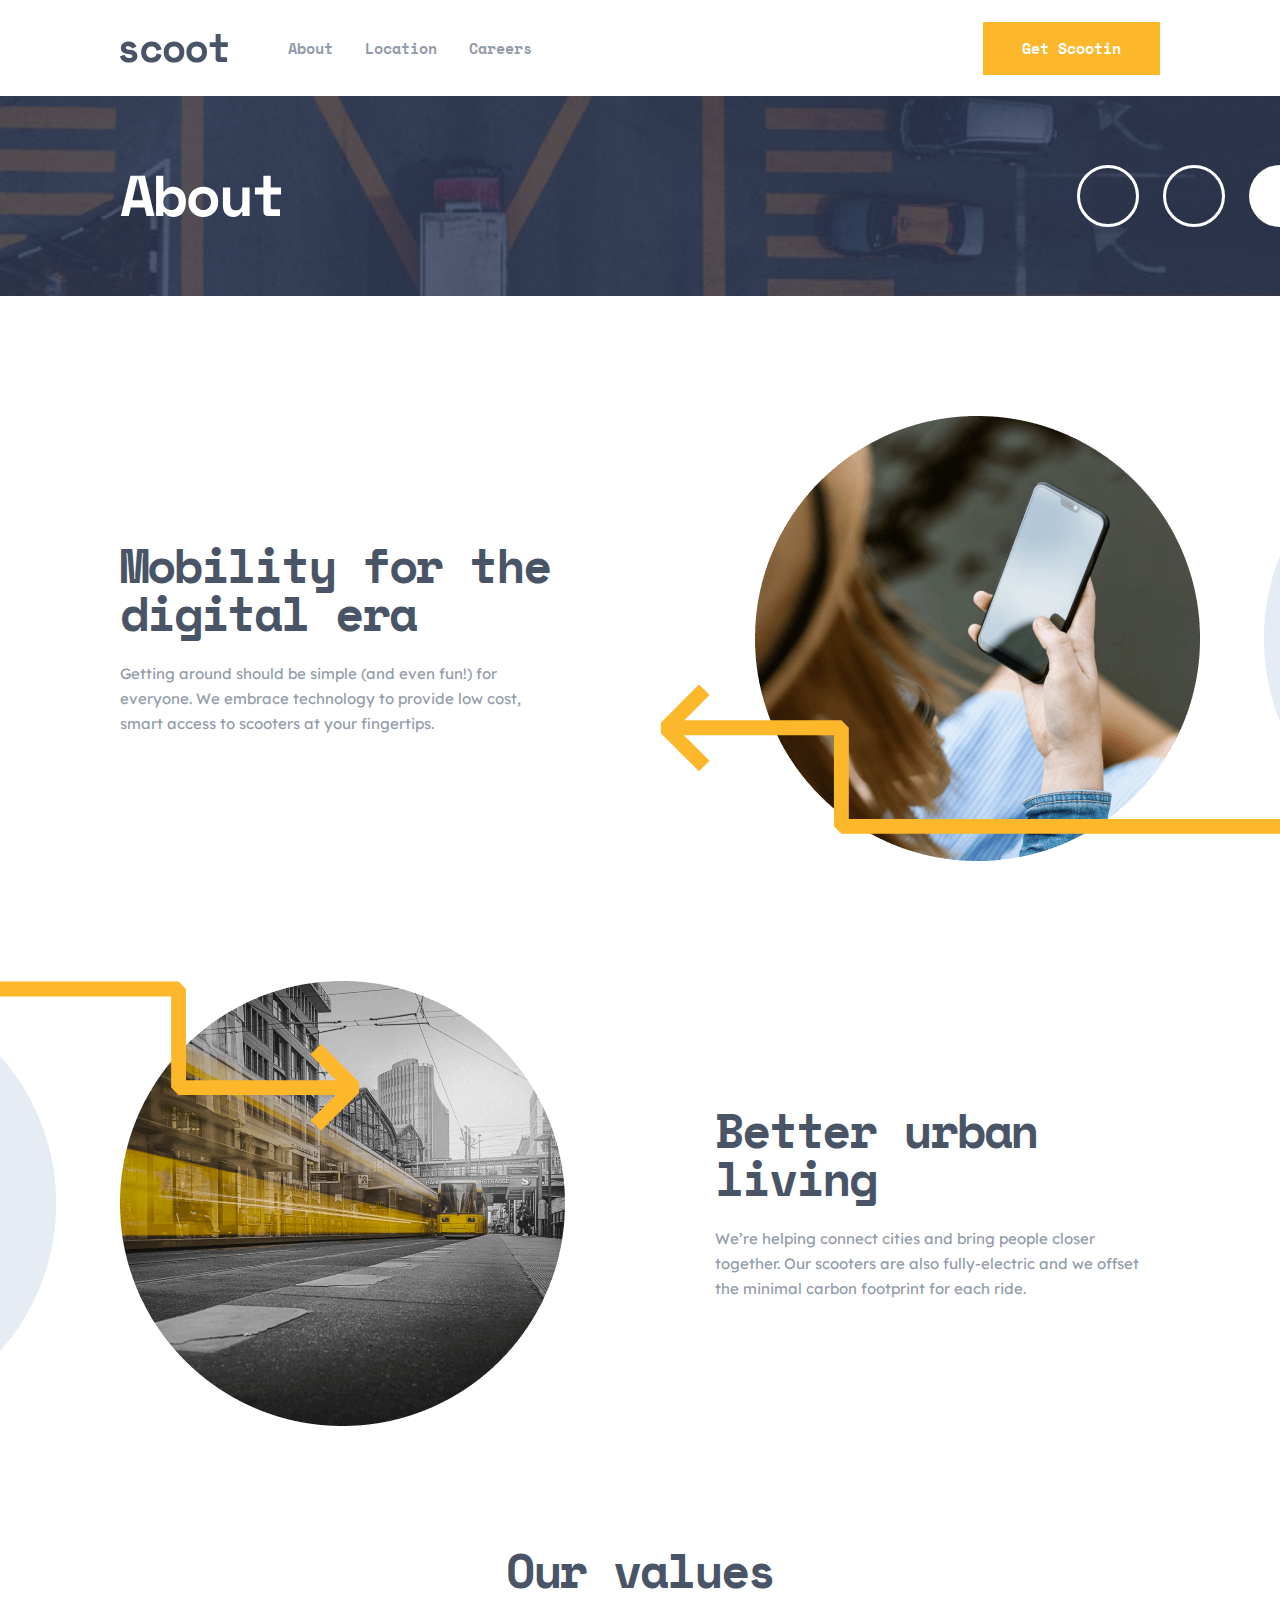
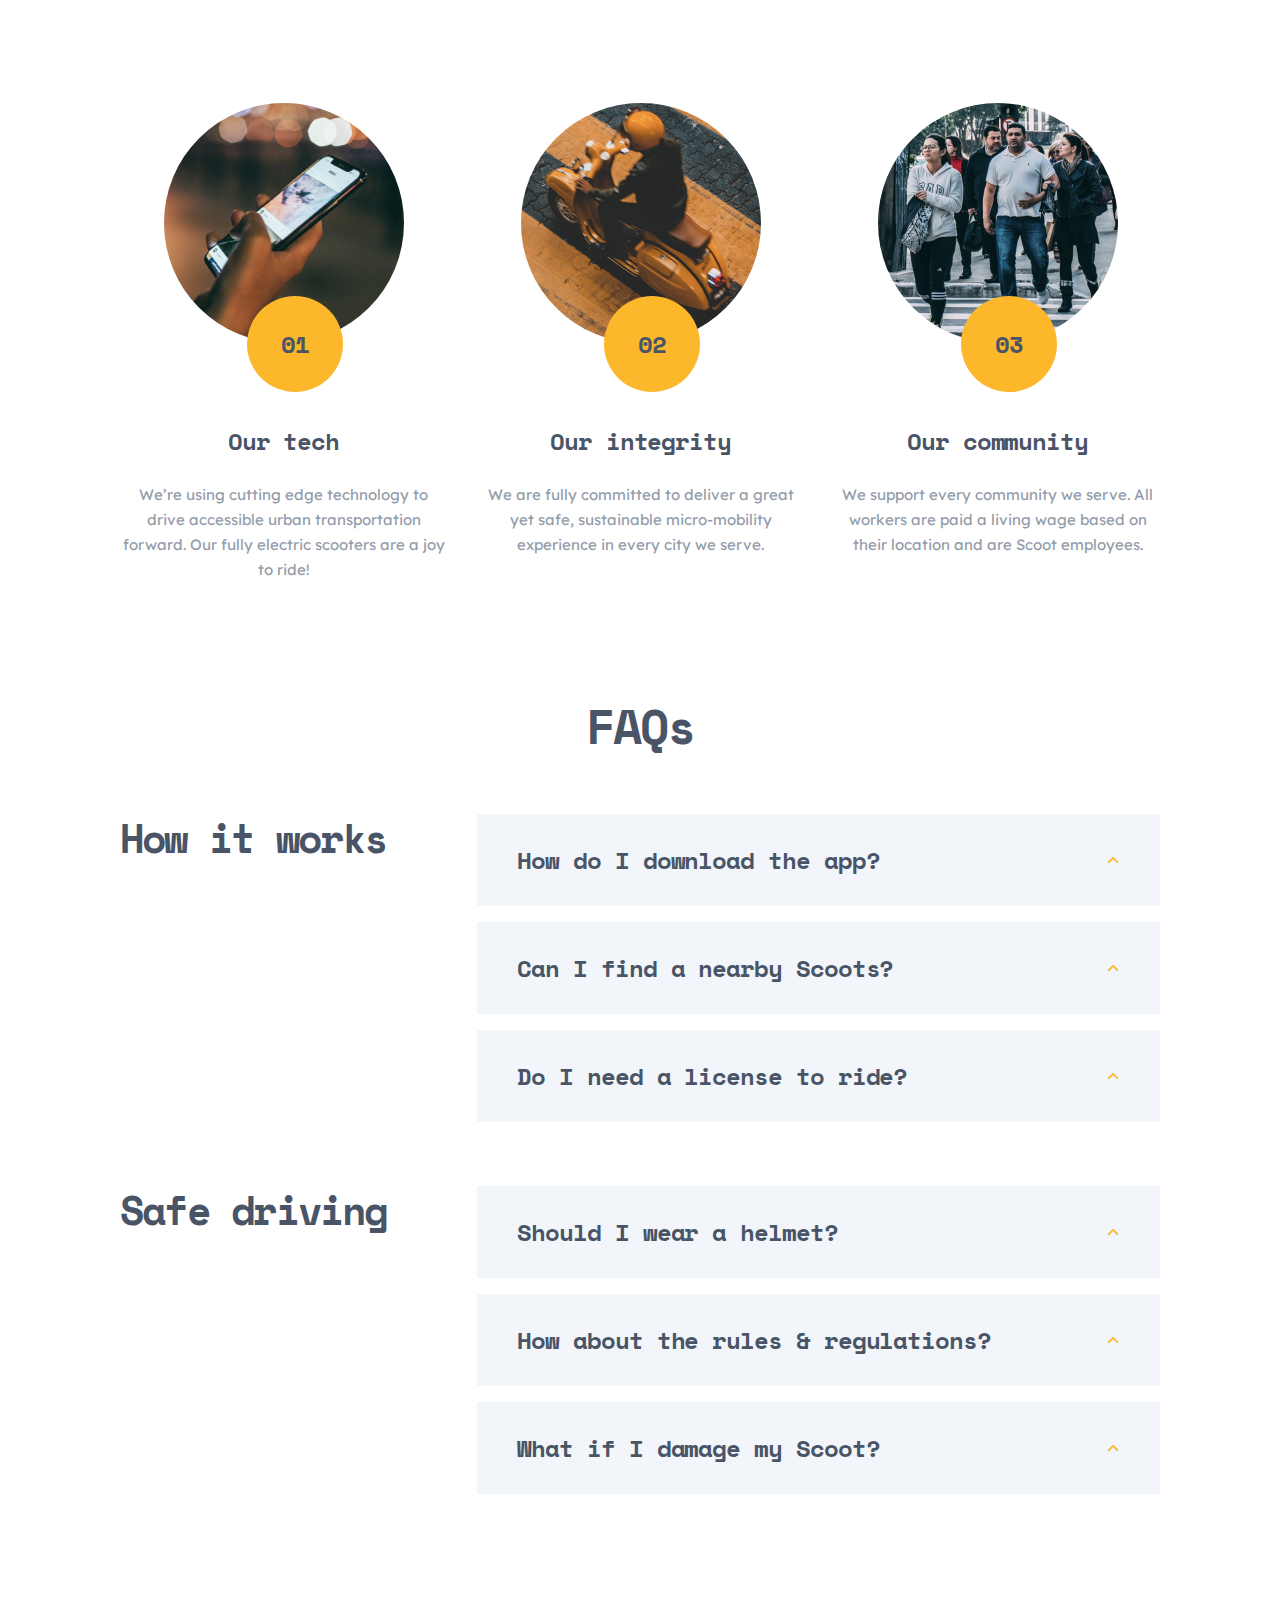
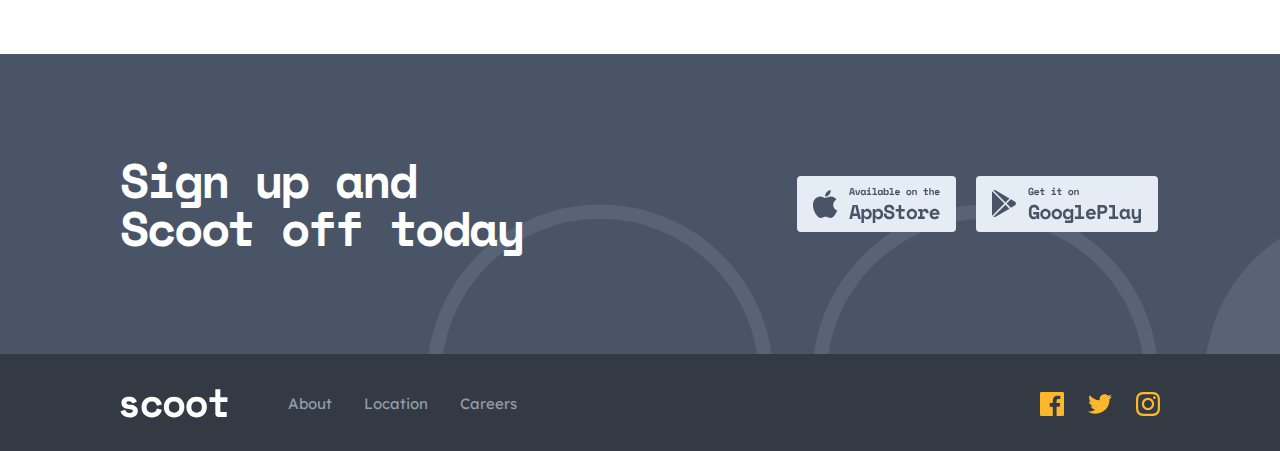
<file: about.html>
<!DOCTYPE html>
<html lang="en">
<head>
    <meta charset="UTF-8">
    <meta http-equiv="X-UA-Compatible" content="IE=edge">
    <meta name="viewport" content="width=device-width, initial-scale=1.0">
    <title>About</title>
    <!-- CSS LINKS  -->
    <link rel="stylesheet" href="css/normalize.min.css">
    <link rel="stylesheet" href="css/main-styles.css">
</head>
<body>

    <header class="site-header">
        <div class="site-header__container container">
            <a class="site-header__logo-link" href="index.html">
                <img class="site-header__logo-img" src="images/site-footer-bg-circles/scoot-logo-dark.svg" alt="logo-img" width="108" height="29">
            </a>
            <nav class="sitenav">
                <ul class="sitenav__list">
                    <li class="sitenav__item"><a class="sitenav__link" >About</a></li>
                    <li class="sitenav__item"><a class="sitenav__link" target="_blank"  href="location.html">Location</a></li>
                    <li class="sitenav__item"><a class="sitenav__link" target="_blank"  href="careers.html">Careers</a></li>
                </ul>
            </nav>
            <a class="site-header__btn" href="https://www.scoot.com.ua">Get Scootin</a>
        </div>
    </header>

    <main class="site-main">
        <section class="about-hero">
            <h2 class="visually-hidden">
                About hero
            </h2>
            <div class="about-hero__container container">
                <a class="about-link-logo" href="#">
                    <img class="about-img-logo" src="images/site-footer-bg-circles/About.svg" alt="location-img" width="162" height="56">
                </a>
            </div>
        </section>
        
        <section class="about-offer">
            <div class="about-offer__container container">
                <h2 class="visually-hidden">
                    We about-Offer
                </h2>
                <ul class="about-offer__list">
                    <li class="about-offer__item mobility">
                        <div class="about-offer__wrap">
                            <h3 class="about-offer__name">
                                Mobility for the digital era
                            </h3>
                            <p class="about-offer__text">
                                Getting around should be simple (and even fun!) for everyone. 
                                We embrace technology to provide low cost, smart access to scooters at your fingertips.
                            </p>

                        </div>
                        
                    </li>
                    <li class="about-offer__item better">
                        <div class="about-offer__wrap">
                            <h3 class="about-offer__name">
                                Better urban living
                            </h3>
                            <p class="about-offer__text">
                                We’re helping connect cities and bring people closer together. Our scooters are
                                 also fully-electric and we offset the minimal carbon footprint for each ride.
                            </p>
                        
                        </div>
                        
                    </li>
                </ul>
            </div>
        </section>
        <section class="values">
            <div class="values__container container">
                <h2 class="values__title">
                    Our values
                </h2>
                <ul class="values__list">
                    <li class="values__item">
                        <img class="values__img" src="images/tinified/tel.jpg" alt="values-img" width="240" height="240">
                        <h3 class="values__name">Our tech</h3>
                        <p class="values__text">We’re using cutting edge technology to drive accessible urban
                             transportation forward. Our fully electric scooters are a joy to ride!</p>
                    </li>
                    <li class="values__item">
                        <img class="values__img" src="images/tinified/moto.jpg" alt="values-img" width="240" height="240">
                        <h3 class="values__name">Our integrity</h3>
                        <p class="values__text">We are fully committed to deliver a great yet safe,
                             sustainable micro-mobility experience in every city we serve.</p>
                    </li>
                    <li class="values__item">
                        <img class="values__img" src="images/tinified/walk.jpg" alt="values-img" width="240" height="240">
                        <h3 class="values__name">Our community</h3>
                        <p class="values__text">We support every community we serve. All workers are paid a living
                             wage based on their location and are Scoot employees.</p>
                    </li>
                </ul>
            </div>
        </section>
        
        <section class="faqs-section">
            <div class="faqs-section__container container">
                
            <h2 class="faqs-section__title">FAQs</h2>
  
            <div class="how-it-works">
                <h3 class="how-it-works__title">How it works</h3>
                <ul class="work-list">
                    <li class="work-item">
                       <h3 class="work-item__title">How do I download the app?</h3>
                       <p class="work-item__text">To download the Scoot app, you can search “Scoot” in both the App and Google Play stores. An even simpler way to do it would be to click the relevant link at the bottom of this page and you’ll be re-directed to the correct page.</p>
                    </li>
                    <li class="work-item">
                      <h3 class="work-item__title">Can I find a nearby Scoots?</h3>
                      <p class="work-item__text">To download the Scoot app, you can search “Scoot” in both the App and Google Play stores. An even simpler way to do it would be to click the relevant link at the bottom of this page and you’ll be re-directed to the correct page.</p>
                    </li>
                    <li class="work-item">
                      <h3 class="work-item__title">Do I need a license to ride?</h3>
                      <p class="work-item__text">To download the Scoot app, you can search “Scoot” in both the App and Google Play stores. An even simpler way to do it would be to click the relevant link at the bottom of this page and you’ll be re-directed to the correct page.</p>
                    </li>
                </ul>
            </div>
  
  
            <div class="safe-driving">
              <h3 class="how-it-works__title">Safe driving</h3>
              <ul class="work-list">
                  <li class="work-item">
                     <h3 class="work-item__title">Should I wear a helmet?</h3>
                     <p class="work-item__text">Yes, please do! All cities have different laws. But we strongly strongly strongly recommend always wearing a helmet regardless of the local laws. We like you and we want you to be as safe as possible while Scooting.</p>
                  </li>
                  <li class="work-item">
                    <h3 class="work-item__title">How about the rules & regulations?</h3>
                    <p class="work-item__text">Yes, please do! All cities have different laws. But we strongly strongly strongly recommend always wearing a helmet regardless of the local laws. We like you and we want you to be as safe as possible while Scooting.</p>
                  </li>
                  <li class="work-item">
                    <h3 class="work-item__title">What if I damage my Scoot?</h3>
                    <p class="work-item__text">Yes, please do! All cities have different laws. But we strongly strongly strongly recommend always wearing a helmet regardless of the local laws. We like you and we want you to be as safe as possible while Scooting.</p>
                  </li>
              </ul>
            </div>
  
            </div>
        </section>

    </main>

    <footer class="site-footer">
        <div class="site-footer__top">
            <div class="site-footer__top-container container">
                <p class="site-footer__top-about">
                    Sign up and Scoot&nbsp;off today
                </p>
                <ul class="site-footer__top-list">
                    <li class="site-footer__top-item"><a class="site-footer__top-link" href="https://www.apple.com/ru/app-store">
                        <img class="site-footer__top-img" src="images/site-footer-bg-circles/app-store.svg" alt="footer-link-img" width="159" height="56"> 
                    </a></li>
                    <li class="site-footer__top-item"><a class="site-footer__top-link" href="https://play.google.com/store">
                        <img class="site-footer__top-img" src="images/site-footer-bg-circles/google-play.svg" alt="footer-link-img" width="186" height="56">
                    </a></li>
                </ul>
            </div>          
        </div>
        <div class="site-footer__bottom">
            <div class="site-footer__bottom-container container">
                <a class="site-footer__logo-link" href="#">
                    <img class="site-footer__logo-img" src="images/site-footer-bg-circles/scoot-logo-white.svg" alt="logo-img" width="108" height="29">
                </a>
                <nav class="site-footer-nav">
                    <ul class="site-footer-nav__list">
                        <li class="site-footer-nav__item"><a class="site-footer-nav__link" >About</a></li>
                        <li class="site-footer-nav__item"><a class="site-footer-nav__link" target="_blank" href="location.html">Location</a></li>
                        <li class="site-footer-nav__item"><a class="site-footer-nav__link" target="_blank" href="careers.html">Careers</a></li>
                    </ul>
                </nav>
                <ul class="footer-social__list">
                    <li class="footer-social__item"><a class="footer-social__link" href="#">
                        <img class="footer-social__img" src="images/site-footer-bg-circles/facebook.svg" alt="footer-social-img" width="24" height="24">
                    </a></li>
                    <li class="footer-social__item"><a class="footer-social__link" href="#">
                        <img class="footer-social__img" src="images/site-footer-bg-circles/twitter.svg" alt="footer-social-img" width="24" height="24">
                    </a></li>
                    <li class="footer-social__item"><a class="footer-social__link" href="#">
                        <img class="footer-social__img" src="images/site-footer-bg-circles/instagram.svg" alt="footer-social-img" width="24" height="24">
                    </a></li>
                </ul>
            </div>
        </div>
    </footer>
    
</body>
</html>
</file>
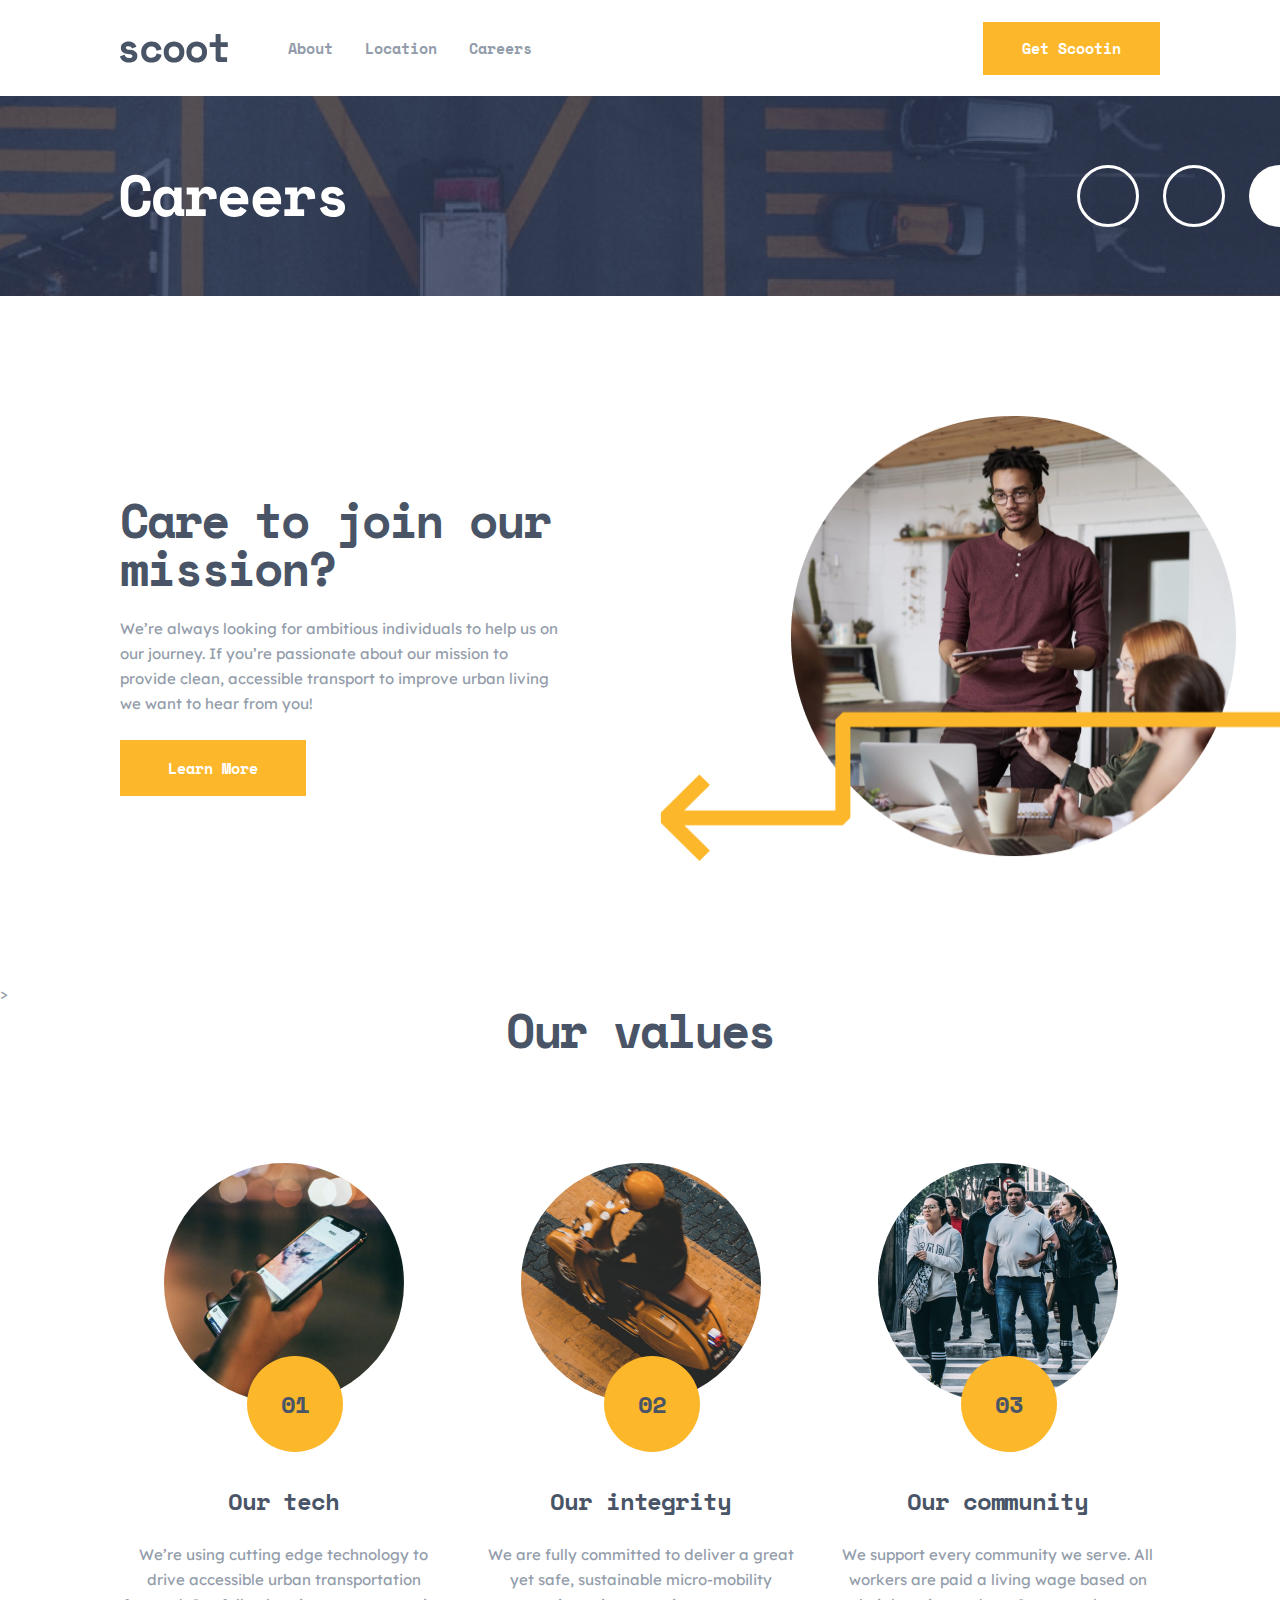
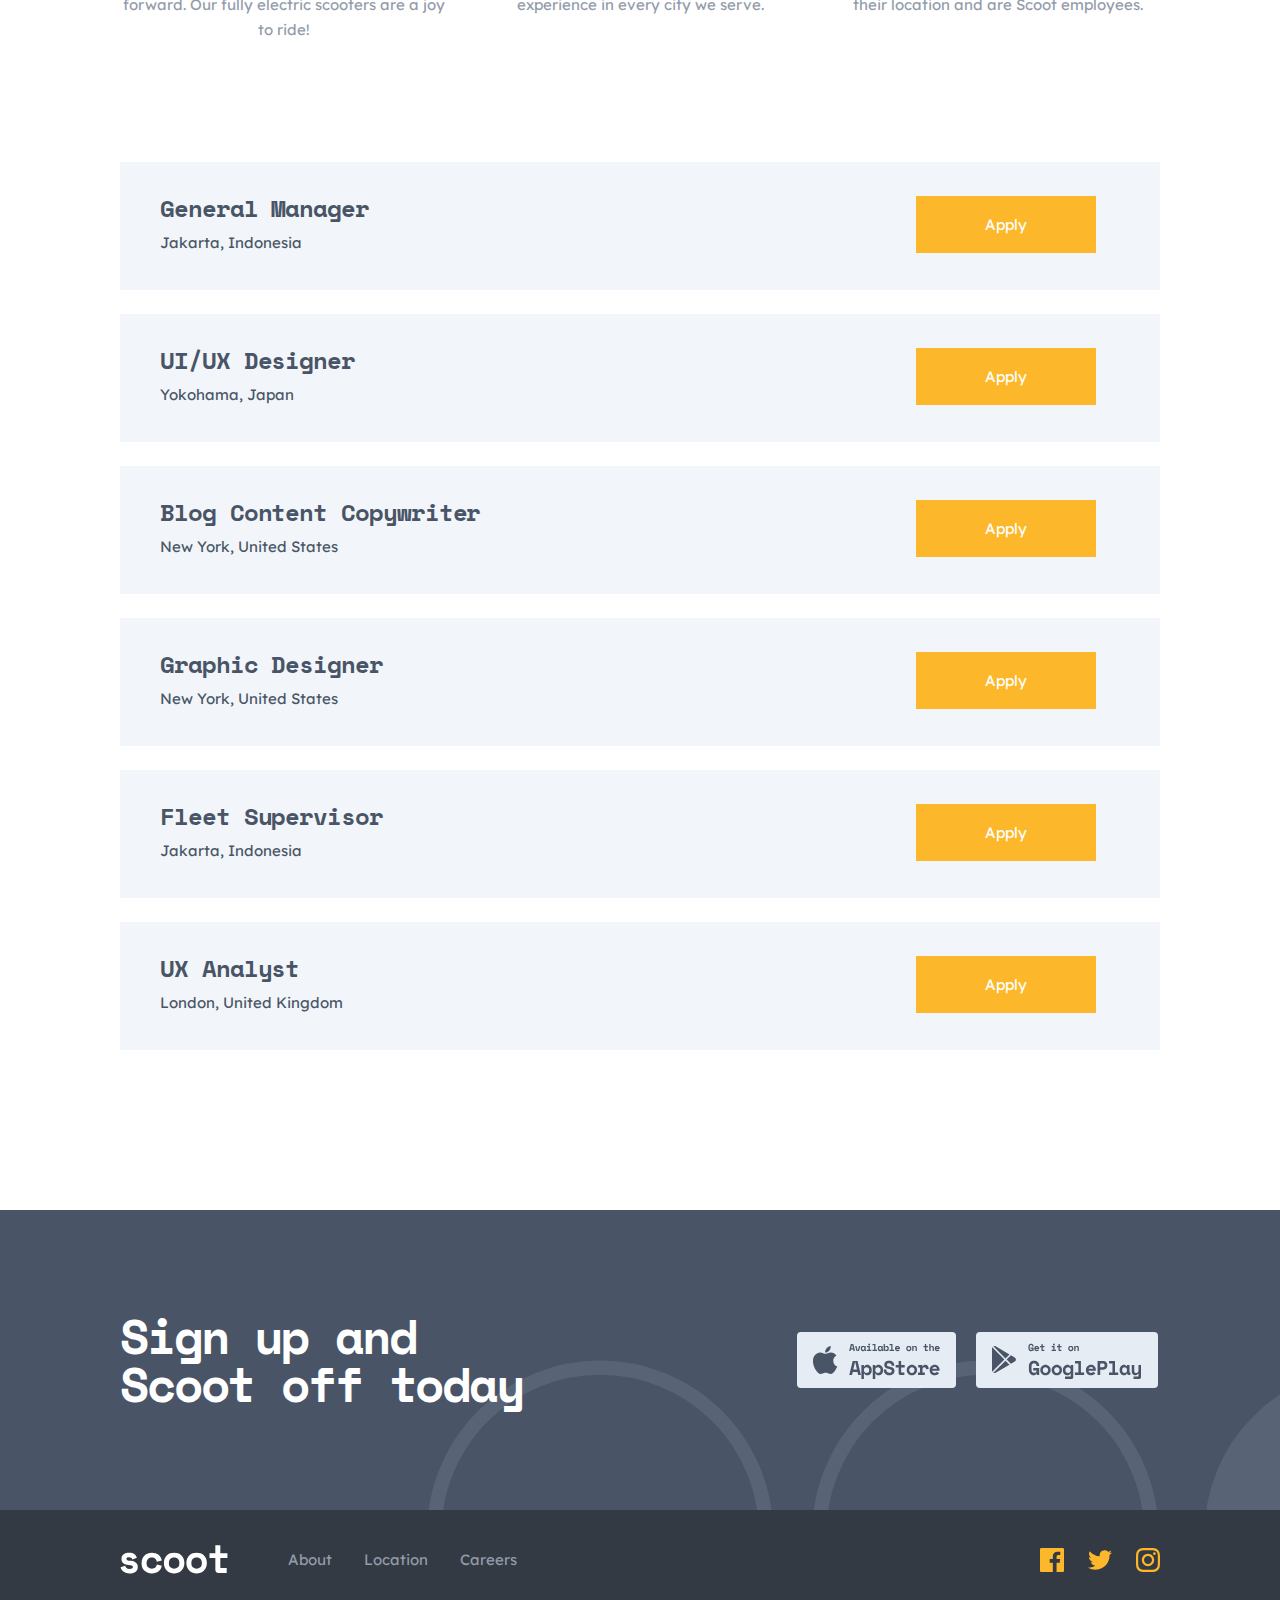
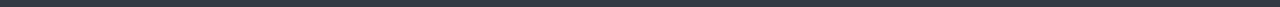
<file: careers.html>
<!DOCTYPE html>
<html lang="en">
<head>
    <meta charset="UTF-8">
    <meta http-equiv="X-UA-Compatible" content="IE=edge">
    <meta name="viewport" content="width=device-width, initial-scale=1.0">
    <title>Careers</title>
    <!-- CSS LINKS  -->
    <link rel="stylesheet" href="css/normalize.min.css">
    <link rel="stylesheet" href="css/main-styles.css">
</head>
<body>

    <header class="site-header">
        <div class="site-header__container container">
            <a class="site-header__logo-link" href="index.html">
                <img class="site-header__logo-img" src="images/site-footer-bg-circles/scoot-logo-dark.svg" alt="logo-img" width="108" height="29">
            </a>
            <nav class="sitenav">
                <ul class="sitenav__list">
                    <li class="sitenav__item"><a class="sitenav__link" target="_blank" href="about.html">About</a></li>
                    <li class="sitenav__item"><a class="sitenav__link" target="_blank" href="location.html">Location</a></li>
                    <li class="sitenav__item"><a class="sitenav__link">Careers</a></li>
                </ul>
            </nav>
            <a class="site-header__btn" href="https://www.scoot.com.ua">Get Scootin</a>
        </div>
    </header>
    
    <main class="site-main">

        <section class="careers-hero">
            <h2 class="visually-hidden">
                Careers hero
            </h2>
            <div class="careers-hero__container container">
                <a class="careers-link-logo" href="#">
                    <img class="careers-img-logo" src="images/site-footer-bg-circles/Careers.svg" alt="location-img" width="226" height="56">
                </a>
            </div>
        </section>

        <section class="careers-offer">
            <div class="careers-offer__container container">
                <h2 class="visually-hidden">
                    We careers-Offer
                </h2>
                
                    <div class="careers-offer__wrapper">
                        <div class="careers-offer__wrap">
                            <h3 class="careers-offer__name">
                                Care to join our mission?
                            </h3>
                            <p class="careers-offer__text">
                                We’re always looking for ambitious individuals to help us on our journey. If you’re passionate about our mission
                                 to provide clean, accessible transport to improve urban living we want to hear from you!
                            </p>
                            <a href="#" class="careers-offer__link-btn">Learn More</a>
                        </div>                     
                    </div>>
            </div>
        </section>

        <section class="values">
            <div class="values__container container">
                <h2 class="values__title">
                    Our values
                </h2>
                <ul class="values__list">
                    <li class="values__item">
                        <img class="values__img" src="images/tinified/tel.jpg" alt="values-img" width="240" height="240">
                        <h3 class="values__name">Our tech</h3>
                        <p class="values__text">We’re using cutting edge technology to drive accessible urban
                             transportation forward. Our fully electric scooters are a joy to ride!</p>
                    </li>
                    <li class="values__item">
                        <img class="values__img" src="images/tinified/moto.jpg" alt="values-img" width="240" height="240">
                        <h3 class="values__name">Our integrity</h3>
                        <p class="values__text">We are fully committed to deliver a great yet safe,
                             sustainable micro-mobility experience in every city we serve.</p>
                    </li>
                    <li class="values__item">
                        <img class="values__img" src="images/tinified/walk.jpg" alt="values-img" width="240" height="240">
                        <h3 class="values__name">Our community</h3>
                        <p class="values__text">We support every community we serve. All workers are paid a living
                             wage based on their location and are Scoot employees.</p>
                    </li>
                </ul>
            </div>
        </section>

        <section class="specific">
            <div class="specific__container container">
                <h2 class="visually-hidden">Specific</h2>
                <ul class="specific__list">
                    <li class="specific__item">
                        <div class="specific__wrap">
                            <h3 class="specific__name">General Manager</h3>
                            <p class="specific__text">Jakarta, Indonesia</p>
                        </div>
                        <a class="apply-btn" href="#">Apply</a>
                    </li>
                    <li class="specific__item">
                        <div class="specific__wrap">
                            <h3 class="specific__name">UI/UX Designer</h3>
                            <p class="specific__text">Yokohama, Japan</p>
                        </div>
                        <a class="apply-btn" href="#">Apply</a>
                    </li>
                    <li class="specific__item">
                        <div class="specific__wrap">
                            <h3 class="specific__name">Blog Content Copywriter</h3>
                            <p class="specific__text">New York, United States</p>
                        </div>
                        <a class="apply-btn" href="#">Apply</a>
                    </li>
                    <li class="specific__item">
                        <div class="specific__wrap">
                            <h3 class="specific__name">Graphic Designer</h3>
                            <p class="specific__text">New York, United States</p>
                        </div>
                        <a class="apply-btn" href="#">Apply</a>
                    </li>
                    <li class="specific__item">
                        <div class="specific__wrap">
                            <h3 class="specific__name">Fleet Supervisor</h3>
                            <p class="specific__text">Jakarta, Indonesia</p>
                        </div>
                        <a class="apply-btn" href="#">Apply</a>
                    </li>
                    <li class="specific__item">
                        <div class="specific__wrap">
                            <h3 class="specific__name">UX Analyst</h3>
                            <p class="specific__text">London, United Kingdom</p>
                        </div>
                        <a class="apply-btn" href="#">Apply</a>
                    </li>
                </ul>
            </div>
        </section>
    </main>


    <footer class="site-footer">
        <div class="site-footer__top">
            <div class="site-footer__top-container container">
                <p class="site-footer__top-about">
                    Sign up and Scoot&nbsp;off today
                </p>
                <ul class="site-footer__top-list">
                    <li class="site-footer__top-item"><a class="site-footer__top-link" href="https://www.apple.com/ru/app-store">
                        <img class="site-footer__top-img" src="images/site-footer-bg-circles/app-store.svg" alt="footer-link-img" width="159" height="56"> 
                    </a></li>
                    <li class="site-footer__top-item"><a class="site-footer__top-link" href="https://play.google.com/store">
                        <img class="site-footer__top-img" src="images/site-footer-bg-circles/google-play.svg" alt="footer-link-img" width="186" height="56">
                    </a></li>
                </ul>
            </div>          
        </div>
        <div class="site-footer__bottom">
            <div class="site-footer__bottom-container container">
                <a class="site-footer__logo-link" href="#">
                    <img class="site-footer__logo-img" src="images/site-footer-bg-circles/scoot-logo-white.svg" alt="logo-img" width="108" height="29">
                </a>
                <nav class="site-footer-nav">
                    <ul class="site-footer-nav__list">
                        <li class="site-footer-nav__item"><a class="site-footer-nav__link" target="_blank" href="about.html">About</a></li>
                        <li class="site-footer-nav__item"><a class="site-footer-nav__link" target="_blank" href="location.html">Location</a></li>
                        <li class="site-footer-nav__item"><a class="site-footer-nav__link" >Careers</a></li>
                    </ul>
                </nav>
                <ul class="footer-social__list">
                    <li class="footer-social__item"><a class="footer-social__link" href="#">
                        <img class="footer-social__img" src="images/site-footer-bg-circles/facebook.svg" alt="footer-social-img" width="24" height="24">
                    </a></li>
                    <li class="footer-social__item"><a class="footer-social__link" href="#">
                        <img class="footer-social__img" src="images/site-footer-bg-circles/twitter.svg" alt="footer-social-img" width="24" height="24">
                    </a></li>
                    <li class="footer-social__item"><a class="footer-social__link" href="#">
                        <img class="footer-social__img" src="images/site-footer-bg-circles/instagram.svg" alt="footer-social-img" width="24" height="24">
                    </a></li>
                </ul>
            </div>
        </div>
    </footer>
    
</body>
</html>
</file>
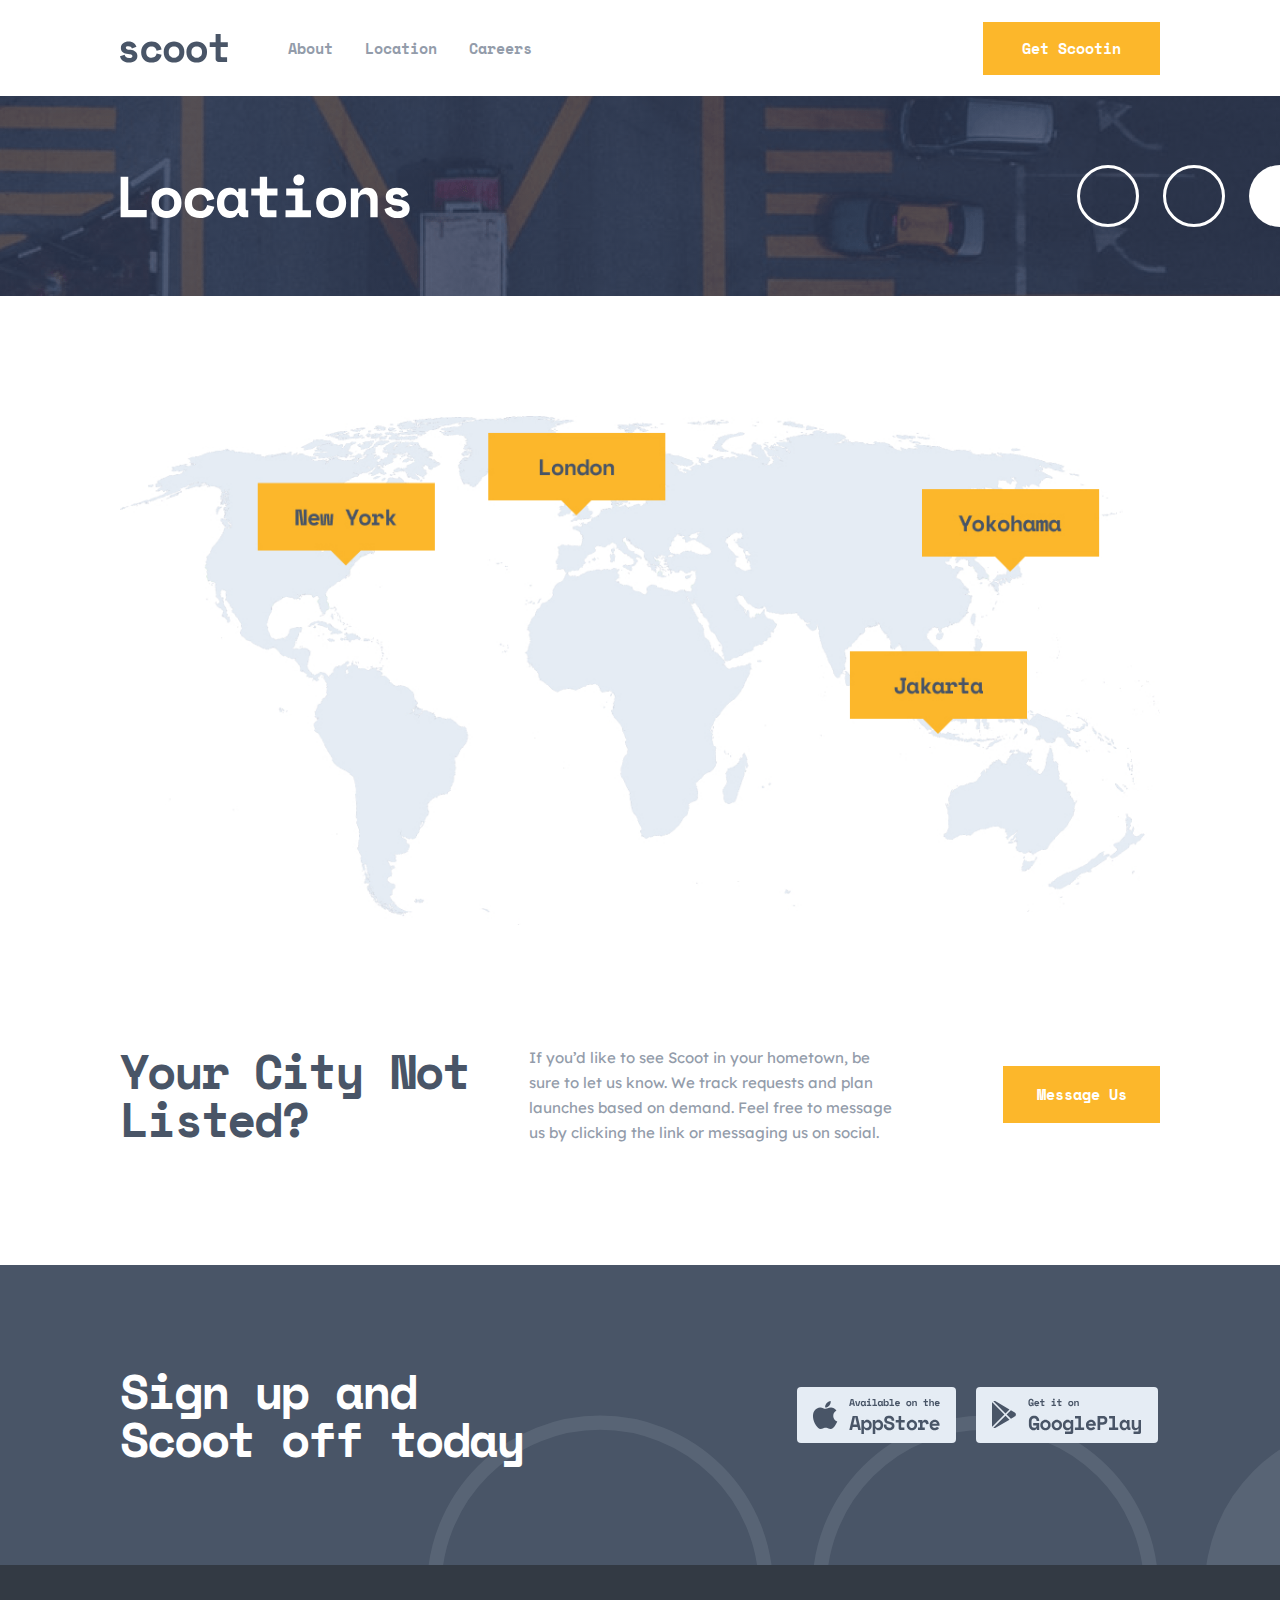
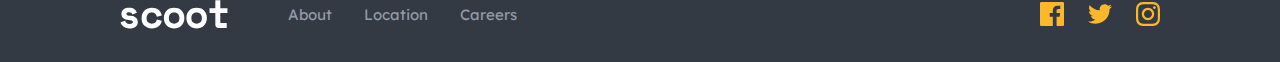
<file: location.html>
<!DOCTYPE html>
<html lang="en">
<head>
    <meta charset="UTF-8">
    <meta http-equiv="X-UA-Compatible" content="IE=edge">
    <meta name="viewport" content="width=device-width, initial-scale=1.0">
    <title>Locations</title>
    <!-- CSS LINKS  -->
    <link rel="stylesheet" href="css/normalize.min.css">
    <link rel="stylesheet" href="css/main-styles.css">
</head>
<body>

    <header class="site-header">
        <div class="site-header__container container">
            <a class="site-header__logo-link" href="index.html">
                <img class="site-header__logo-img" src="images/site-footer-bg-circles/scoot-logo-dark.svg" alt="logo-img" width="108" height="29">
            </a>
            <nav class="sitenav">
                <ul class="sitenav__list">
                    <li class="sitenav__item"><a class="sitenav__link" target="_blank" href="about.html">About</a></li>
                    <li class="sitenav__item"><a class="sitenav__link" >Location</a></li>
                    <li class="sitenav__item"><a class="sitenav__link" target="_blank" href="careers.html">Careers</a></li>
                </ul>
            </nav>
            <a class="site-header__btn" href="https://www.scoot.com.ua">Get Scootin</a>
        </div>
    </header>
    
    <main class="site-main">

        <section class="location-hero">
            <h2 class="visually-hidden">
                Location hero
            </h2>
            <div class="location-hero__container container">
                <a class="location-link-logo" href="#">
                    <img class="location-img-logo" src="images/site-footer-bg-circles/Locations.svg" alt="location-img" width="290" height="56">
                </a>
            </div>
        </section>
        
        <section class="locattion">
            <div class="location__container container">
                <img class="location-img" src="images/tinified/location.jpg" alt="location" width="1109" height="543">
                <div class="location-wrap">
                    <h1 class="location-title">Your City Not Listed?</h1>
                    <p class="location-text">If you’d like to see Scoot in your hometown, be sure to let us know. We track requests and plan launches based on
                         demand. Feel free to message us by clicking the link or messaging us on social.</p>
                    <a href="#" class="location-link">Message Us</a>
                </div>
            </div>
        </section>
    </main>
     
    <footer class="site-footer">
        <div class="site-footer__top">
            <div class="site-footer__top-container container">
                <p class="site-footer__top-about">
                    Sign up and Scoot&nbsp;off today
                </p>
                <ul class="site-footer__top-list">
                    <li class="site-footer__top-item"><a class="site-footer__top-link" href="https://www.apple.com/ru/app-store">
                        <img class="site-footer__top-img" src="images/site-footer-bg-circles/app-store.svg" alt="footer-link-img" width="159" height="56"> 
                    </a></li>
                    <li class="site-footer__top-item"><a class="site-footer__top-link" href="https://play.google.com/store">
                        <img class="site-footer__top-img" src="images/site-footer-bg-circles/google-play.svg" alt="footer-link-img" width="186" height="56">
                    </a></li>
                </ul>
            </div>          
        </div>
        <div class="site-footer__bottom">
            <div class="site-footer__bottom-container container">
                <a class="site-footer__logo-link" href="#">
                    <img class="site-footer__logo-img" src="images/site-footer-bg-circles/scoot-logo-white.svg" alt="logo-img" width="108" height="29">
                </a>
                <nav class="site-footer-nav">
                    <ul class="site-footer-nav__list">
                        <li class="site-footer-nav__item"><a class="site-footer-nav__link" target="_blank" href="about.html">About</a></li>
                        <li class="site-footer-nav__item"><a class="site-footer-nav__link">Location</a></li>
                        <li class="site-footer-nav__item"><a class="site-footer-nav__link" target="_blank" href="careers.html">Careers</a></li>
                    </ul>
                </nav>
                <ul class="footer-social__list">
                    <li class="footer-social__item"><a class="footer-social__link" href="#">
                        <img class="footer-social__img" src="images/site-footer-bg-circles/facebook.svg" alt="footer-social-img" width="24" height="24">
                    </a></li>
                    <li class="footer-social__item"><a class="footer-social__link" href="#">
                        <img class="footer-social__img" src="images/site-footer-bg-circles/twitter.svg" alt="footer-social-img" width="24" height="24">
                    </a></li>
                    <li class="footer-social__item"><a class="footer-social__link" href="#">
                        <img class="footer-social__img" src="images/site-footer-bg-circles/instagram.svg" alt="footer-social-img" width="24" height="24">
                    </a></li>
                </ul>
            </div>
        </div>
    </footer>
    
</body>
</html>
</file>
<file: css/main-styles.css>
/*CUSTOM PROPERTIES*/
:root{
    /*Site Colors*/
    --text-color:#939CAA;
    --title-color:#495567;
    --extra-color:#E5ECF4;
    --snow-color:#F2F5F9;
    --site-bg-color:#ffffff;
    --footer-bg-top: #495567;
    --footer-bg-bottom:#333A44;
    --btn-bg:#FCB72B;


    /*Site Fonts*/
    --text-font:"Lexend Deca", "Arial", sans-serif;
    --title-font:"Space Mono", "Arial", sans-serif;
}

/*WEB FONTS RELATED*/

@font-face {
    font-family: "Lexend Deca";
    src: url("../fonts/LexendDeca-Regular.woff2") format("woff2"),
        url("../fonts/LexendDeca-Regular.woff") format("woff");
    font-weight: normal;
    font-style: normal;
    font-display: swap;
}

@font-face {
    font-family: "Space Mono";
    src: url("../fonts/SpaceMono-Bold.woff2") format("woff2"),
        url("../fonts/SpaceMono-Bold.woff") format("woff");
    font-weight: bold;
    font-style: normal;
    font-display: swap;
}

/*GLOBAL STYLES*/
html{
    box-sizing: border-box;
    height: 100%;
}
body{
    height: 100%;
    display: flex;
    flex-direction: column;
}

.site-main{
    flex-grow: 1;
}

*,
*::before,
*::after{
    box-sizing: inherit;
}

body{
    font-family:var(--text-font);
    font-size: 15px;
    line-height: 25px;
    background-color: var(--site-bg-color);
    color: var(--text-color);
}
.container{
    max-width: 1350px;
    padding-left: 120px;
    padding-right: 120px;
    margin-left: auto;
    margin-right: auto;
}

.visually-hidden {
    clip: rect(0 0 0 0);
    clip-path: inset(50%);
    height: 1px;
    overflow: hidden;
    position: absolute;
    white-space: nowrap;
    width: 1px;
  }

/* SITE HEADER */

.site-header{
    background-color: var(--site-bg-color);
    font-family: var(--title-font);
}

.site-header__container{
    padding-top: 22px;
    padding-bottom: 21px;
    display: flex;
    align-items: center;
}

.site-header__logo-link{
    display: block;
    margin-right: 60px;
}

.site-header__logo-img{
    display: block;
}

.sitenav{
    margin-right: auto;
}

.sitenav__list{
    display: flex;
    align-items: center;
    margin: 0;
    padding: 0;
    list-style-type: none;
}

.sitenav__item:not(:last-child){
    margin-right: 32px;
}

.sitenav__link{
    text-decoration: none;
    color: inherit;
}

.sitenav__link:hover{
    color: var(--btn-bg);
}
.sitenav__link:active{
    opacity: 0.7;
}

.site-header__btn{
    text-decoration: none;
    color: var(--site-bg-color);
    padding: 12px 37px;
    background-color: var(--btn-bg);
    border: 2px solid var(--btn-bg);
}

.site-header__btn:hover{
    background-color:transparent;
    color: var(--btn-bg);
}
.site-header__btn:active{
    opacity: 0.7;
}

/* SITE FOOTER */

/* HOME PAGES */
/* ////////////////////////////////////////////////////////////////////////////////// */

.hero{
    background-color:rgba(47, 59, 89, 0.75);
}

.hero__container{
    padding-top: 153px;
    padding-bottom: 152px;
    color: var(--site-bg-color);
    background-image:url(../images/site-footer-bg-circles/site-hero-bg-circles.svg),
    linear-gradient(rgba(47, 59, 89, 0.75), rgba(47, 59, 89, 0.75)),  
    url(../images/tinified/site-hero-bg-scoot.png);
    background-repeat: no-repeat;
    background-size:234px 64px,100%, 2610px 1740px ;
    background-position:1200px 400px, 0 0, -300px -1000px;
}

.hero__title{
    margin: 0;
    padding: 0;
    width: 500px;
    font-family: var(--title-font);
    font-weight: bold;
    font-size: 56px;
    line-height: 56px;
    letter-spacing: -2.5px;
    margin-bottom: 40px;
}

.hero__text{
    position: relative;
    margin: 0;
    margin-left: 95px;
    margin-bottom:40px ;
    width: 405px;
}

.hero__text::before{
    position: absolute;
    content: "";
    width: 203px;
    height: 30px;
    background-image: url(../images/site-footer-bg-circles/site-hero-horizontal-line.svg);
    background-size: 203px 30px;
    background-repeat: no-repeat;
    background-position: center left;
    left: -260px;
    top: 34px;
}

.hero__text::after{
    position: absolute;
    content: "";
    width: 462px;
    height: 138px;
    background-image: url(../images/site-footer-bg-circles/site-hero-right-line.svg);
    background-size:462px 138px;
    background-repeat: no-repeat;
    background-position: center right;
    right: -490px;
    top: 34px;
}

.hero__btn{
    text-decoration: none;
    color: var(--site-bg-color);
    padding: 12px 37px;
    background-color: var(--btn-bg);
    border: 2px solid var(--btn-bg);
    margin: 0;
    margin-left: 95px;
}

.hero__btn:hover{
    background-color: transparent;
    color: var(--btn-bg);
}
.hero__btn:active{
    opacity: 0.7;
}

/* SERVICES */

.services__container{
    padding-top: 160px;
    padding-bottom: 160px;
    background-image: url(../images/site-footer-bg-circles/services__line.svg);
    background-repeat: no-repeat;
    background-size: 974px 30px;
    background-position: 0 200px;
}

.services__list{
    padding: 0;
    margin: 0;
    list-style-type: none;
    display: flex;
    flex-wrap: wrap;
    justify-content: center;

}

.services__item:not(:last-child){
    margin-right: 29px;
}

.services__item{
    width: 350px;
}

.services__wrap{
    width: 96px ;
    height: 96px;
    border-radius: 50%;
    background-color: var(--btn-bg);
    display: flex;
    align-items: center;
    justify-content: center;
    margin-bottom: 40px;
}

.services__wrap:hover{
    opacity: 0.7;
}

.services__wrap:active{
    transform: scale(0.9);
}

.services__img{
    display: block;
}

.services__name{
    margin: 0;
    margin-bottom: 27px;
    font-family: var(--title-font);
    font-weight: bold;
    font-size: 24px;
    line-height: 28px;
    letter-spacing: -1.07143px;
    color: var(--title-color);
}

.services__text{
    margin: 0; 
}

/* OFFER */

.offer .offer__container{
    padding: 0;
    padding-top: 40px;
    padding-bottom: 200px;
    
}

.offer__list{
    list-style-type: none;
    display: flex;
    flex-direction: column;
    margin: 0;
    padding: 0;
}

.offer__item{
    display: flex;
    align-items: center;
    justify-content: space-between;
    padding:0;
    margin: 0;
}

.offer__item:nth-child(2n+1){
    padding-left: 120px;
}

.offer__item:nth-child(2n){
    padding-right: 120px;
}

.offer__item:not(:last-child){
    margin-bottom: 160px;
}

.offer__wrap{
    width: 445px;
    padding-top: 66px;
    padding-bottom: 66px;
}

.easu-to::after{
    position: relative;
    content: "";
    width: 954px;
    height: 445px;
    background-image:url(../images/site-footer-bg-circles/yellow-arrow-to-left.svg),
     url(../images/tinified/easu-to-use-riding-telemetry.png);
    background-repeat: no-repeat;
    background-size:735px 150px, 954px 445px;
    background-position: 95px 295px, 180px center;
}
.zero::after{
    position: relative;
    content: "";
    width: 954px;
    height: 445px;
    background-image:url(../images/site-footer-bg-circles/yellow-arrow-to-left.svg),
     url(../images/tinified/zero-hassle-payments.png);
    background-repeat: no-repeat;
    background-size:735px 150px, 954px 445px;
    background-position:425px 90px, 180px center;    
}

.comming-to::before{
    position: relative;
    content: "";
    width: 954px;
    height: 445px;
    background-image: url(../images/site-footer-bg-circles/yellow-arrow-to-right.svg),
    url(../images/tinified/Coming-to-a-city-near-you.png);
    background-repeat: no-repeat;
    background-size:735px 150px,954px 445px;
    background-position:-384px 0, -344px center; 
    
}

.offer__name{
    font-family: var(--title-font);
    font-weight: bold;
    font-size: 48px;
    line-height: 48px;
    letter-spacing: -2.14286px;    
    width: 445px;
    margin: 0;
    margin-bottom: 24px;
    color: var(--title-color);
    width: 445px;
}

.offer__text{
    margin: 0;
    margin-bottom: 40px;
    width: 445px;
}

.offer__link-btn{
    font-family: var(--title-font);
    text-decoration: none;
    color: var(--site-bg-color);
    padding: 14px 45px;
    background-color: var(--btn-bg);
    font-weight: bold;
    font-size: 15px;
    line-height: 25px;
    border: 2px solid var(--btn-bg);
}

.offer__link-btn:hover{
    color: var(--btn-bg);
    background-color: transparent;
}

.offer__link-btn:active{
    opacity: 0.7;
}



/* ////////////////////////////////////////////////////////////////////////////////// */
/* ABOUT */
/* ////////////////////////////////////////////////////////////////////////////////// */

/* ABOUT HERO */

.about-hero{
    background-color:rgba(47, 59, 89, 0.75);
}

.about-hero__container{
    padding-top: 72px;
    padding-bottom: 72px;
    color: var(--site-bg-color);
    background-image:url(../images/site-footer-bg-circles/site-hero-bg-circles.svg),
    linear-gradient(rgba(47, 59, 89, 0.75), rgba(47, 59, 89, 0.75)),  
    url(../images/tinified/about-bg.png);
    background-repeat: no-repeat;
    background-size:234px 64px,100%, 1440px 200px ;
    background-position:calc(100% + 31px) center, 0 0, center center;
    display: flex;
    align-items: center;
}

.about-link-logo{
    display: block;
    margin-right: auto;
    margin-top: auto;
    margin-bottom: auto;
    
}

.about-img-logo{
    display: block;
}

/* ABOUT OFFER */

.about-offer .about-offer__container{
    padding: 0;
    padding-top: 120px;
}

.about-offer__list{
    list-style-type: none;
    display: flex;
    flex-direction: column;
    margin: 0;
    padding: 0;
}

.about-offer__item{
    display: flex;
    align-items: center;
    justify-content: space-between;
    padding:0;
    margin-bottom: 120px ;
}

.about-offer__item:nth-child(2n+1){
    padding-left: 120px;
}

.about-offer__item:nth-child(2n){
    padding-right: 120px;
}

.about-offer__wrap{
    width: 445px;
    padding-top: 125px;
    padding-bottom: 125px;
}

.mobility::after{
    position: relative;
    content: "";
    width: 954px;
    height: 445px;
    background-image:url(../images/site-footer-bg-circles/yellow-arrow-to-left2.svg),
     url(../images/tinified/mobility-for.png);
    background-repeat: no-repeat;
    background-size:735px 150px, 610px 445px;
    background-position:95px 268px, 190px center;    
}

.better::before{
    position: relative;
    content: "";
    width: 954px;
    height: 445px;
    background-image:url(../images/site-footer-bg-circles/yellow-arrow-to-right.svg),
     url(../images/tinified/better.png);
    background-repeat: no-repeat;
    background-size:735px 150px, 610px 445px;
    background-position:-375px 0, -45px center; 
    
}

.about-offer__name{
    font-family: var(--title-font);
    font-weight: bold;
    font-size: 48px;
    line-height: 48px;
    letter-spacing: -2.14286px;    
    width: 445px;
    margin: 0;
    margin-bottom: 24px;
    color: var(--title-color);
    width: 445px;
}

.about-offer__text{
    margin: 0;
    width: 445px;
}

/* VALUES */

.values__container{
    padding-bottom: 120px;
}

.values__title{
    font-family: var(--title-font);
    margin: 0;
    text-align: center;
    margin-bottom: 25px;
    font-weight: bold;
    font-size: 48px;
    line-height: 48px;
    letter-spacing: -2.14286px;
    color: var(--title-color);    
}

.values__list{
    list-style-type: none;
    margin: 0;
    padding: 0;
    display: flex;
    justify-content: space-between;
    margin-right: -31px;
}

.values__item{
    width: 350px;
    margin-right: 30px;
    position: relative;
}
.values__img{
    display: block;
    margin: 84px auto;
    border-radius: 120px;
}

.values__item::after{
    position: absolute;
    width: 96px;
    height: 96px;
    border-radius: 50%;
    background-color: var(--btn-bg);
    left: 127px;
    top: 277px;
    font-family: var(--title-font);
    font-weight: bold;
    font-size: 24px;
    line-height: 28px;
    text-align: center;
    letter-spacing: -1.07143px;
    color: var(--title-color);
    display: flex;
    align-items: center;
    justify-content: center;
}
.values__item:nth-child(1):after{
    content: "01";
}

.values__item:nth-child(2):after{
    content: "02";
}
.values__item:nth-child(3):after{
    content: "03";
}

.values__name{
    margin: 0;
    margin-bottom: 27px;
    font-family: var(--title-font);
    font-weight: bold;
    font-size: 24px;
    line-height: 28px;
    color: var(--title-color);
    text-align: center;
    letter-spacing: -1.07143px;    
}

.values__text{
    margin: 0;
    text-align: center;
}

/* FAQ  */

.faqs-section__container{
    padding-bottom: 160px;
}

.faqs-section__title{
    margin: 0;
    width: 540px;
    margin-left: auto;
    margin-right: auto;
    margin-bottom: 64px;
    font-weight: bold;
    font-size: 48px;
    line-height: 48px;
    color: var(--title-color);
    font-family: var(--title-font);
    text-align: center;
    letter-spacing: -2.14286px;
}
.how-it-works{
    display: flex;
    align-items: start;
}
.how-it-works:not(:last-child){
    margin-bottom: 64px;
}
.how-it-works__title{
    margin: 0;
    width: 350px;
    color: var(--title-color);
    font-family: var(--title-font);
    font-weight: bold;
    font-size: 40px;
    line-height: 48px;
    letter-spacing: -1.78571px;
    margin-right: 30px;
}
.work-list{
    padding: 0;
    margin: 0;
    list-style-type: none;
    width: 730px;
    margin-left: auto;
}
.work-item{
    padding: 32px 40px;
    background-color: var(--snow-color);
    color: var(--title-color);
    position: relative;
}
.work-item::after{
    content: "";
    width: 16px;
    height: 8px;
    display: block;
    background-repeat: no-repeat;
    background-position: center center;
    background-size: contain;
    background-image: url("../images/site-footer-bg-circles/up.png");
    position: absolute;
    top: 42px;
    right: 40px;
}

.work-item:active{
    background-color: #FFF4DF;
}

.work-item:active::after{
    transition:ease 0.3s;
     transform: rotate(180deg);
}

.work-item:active .work-item__text{
    display: block;
    margin-top: 24px;
}

.work-item:not(:last-child){
    margin-bottom: 16px;
}
.work-item__title{
    margin: 0;
    font-weight: bold;
    font-family: var(--title-font);
    color: var(--title-color);
    font-size: 24px;
    line-height: 28px;
    letter-spacing: -1.07143px;
}
.work-item__text{
    margin: 0;
    display: none;
    margin-top: 24px;
}

.safe-driving{
    display: flex;
    align-items: start;
}

/* ////////////////////////////////////////////////////////////////////////////////// */
/* CAREERS*/
/* ////////////////////////////////////////////////////////////////////////////////// */
/* CAREERS HERO */
.careers-hero{
    background-color:rgba(47, 59, 89, 0.75);
}

.careers-hero__container{
    padding-top: 72px;
    padding-bottom: 72px;
    color: var(--site-bg-color);
    background-image:url(../images/site-footer-bg-circles/site-hero-bg-circles.svg),
    linear-gradient(rgba(47, 59, 89, 0.75), rgba(47, 59, 89, 0.75)),  
    url(../images/tinified/about-bg.png);
    background-repeat: no-repeat;
    background-size:234px 64px,100%, 1440px 200px ;
    background-position:calc(100% + 31px) center, 0 0, center center;
}

.careers-link-logo{
    display: block;
    margin-right: auto;
    margin-top: auto;
    margin-bottom: auto;
    
}

.careers-img-logo{
    display: block;
}

/* CAREERS OFFER */

.careers-offer .careers-offer__container{
    padding: 0;
    padding-top: 120px;
}

.careers-offer__wrapper{
    display: flex;
    align-items: center;
    justify-content: space-between;
    padding:0;
    margin-bottom: 120px ;
    padding-left: 120px;
}

.careers-offer__wrap{
    width: 445px;
    padding-top: 66px;
    padding-bottom: 66px;
}

.careers-offer__wrapper::after{
    position: relative;
    content: "";
    width: 954px;
    height: 445px;
    background-image:
     url(../images/tinified/careers-img.png);background-repeat: no-repeat;
    background-size: 741px 445px;
    background-position:95px center;    
}

.careers-offer__name{
    font-family: var(--title-font);
    font-weight: bold;
    font-size: 48px;
    line-height: 48px;
    letter-spacing: -2.14286px;    
    width: 445px;
    margin: 0;
    margin-bottom: 24px;
    color: var(--title-color);
    width: 445px;
}

.careers-offer__text{
    padding: 0;
    margin: 0;
    width: 445px;
    padding-bottom: 40px;
}

.careers-offer__link-btn{
    font-family: var(--title-font);
    text-decoration: none;
    color: var(--site-bg-color);
    padding: 14px 45px;
    background-color: var(--btn-bg);
    font-weight: bold;
    font-size: 15px;
    line-height: 25px;
    border: 3px solid var(--btn-bg);
}

.careers-offer__link-btn:hover{
    background-color: transparent;
    color: var(--btn-bg);
}

/* SPECIFIC */

.specific__container{
    padding-bottom: 136px;
}

.specific__list{
    list-style-type: none;
    padding: 0;
    margin: 0;
}

.specific__item{
    display: flex;
    align-items: center;
    padding: 32px 64px 35px 40px;
    background-color: var(--snow-color);
    margin-bottom: 24px;
    justify-content: space-between;
}

.specific__name{
    font-family: var(--title-font);
    margin: 0;
    font-weight: bold;
    font-size: 24px;
    line-height: 28px;
    letter-spacing: -1.07143px; 
    color: var(--footer-bg-top); 
    margin-bottom: 8px;  
}

.specific__text{
    margin: 0;
    color: var(--footer-bg-top);
}

.apply-btn{
    width: 180px;
    display: block;
    padding: 14px;
    text-align: center;
    text-decoration: none;
    color: var(--site-bg-color);
    background-color: var(--btn-bg);
    border: 2px solid var(--btn-bg);
}

.apply-btn:hover{
    color: var(--btn-bg);
    background-color: transparent;
}

.apply-btn:active{
    opacity: 0.7;
}


/* ////////////////////////////////////////////////////////////////////////////////// */
/* LOCATION*/
/* ////////////////////////////////////////////////////////////////////////////////// */

.location-hero{
    background-color:rgba(47, 59, 89, 0.75);
}

.location-hero__container{
    padding-top: 72px;
    padding-bottom: 72px;
    color: var(--site-bg-color);
    background-image:url(../images/site-footer-bg-circles/site-hero-bg-circles.svg),
    linear-gradient(rgba(47, 59, 89, 0.75), rgba(47, 59, 89, 0.75)),  
    url(../images/tinified/about-bg.png);
    background-repeat: no-repeat;
    background-size:234px 64px,100%, 1440px 200px ;
    background-position:calc(100% + 31px) center, 0 0, center center;
}

.location-link-logo{
    display: block;
    margin-right: auto;
    margin-top: auto;
    margin-bottom: auto;
    
}

.location-img-logo{
    display: block;
}
.location-img{
    width: 100%;
    height: auto;

}

/* LOCATION SECTION */

.location__container{
    padding-top: 120px;
    padding-bottom: 120px;
}

.location-img{
    display: block;
    margin-bottom: 120px;
}

.location-wrap{
    display: flex;
    align-items: center;
}

.location-title{
    font-family: var(--title-font);
    color: var(--footer-bg-top);
    width: 450px;
    margin: 0;
    margin-right: 30px;
    font-weight: bold;
    font-size: 48px;
    line-height: 48px;
    letter-spacing: -2.14286px;  
    padding: 0;  
}

.location-text{
    margin: 0;
    width: 445px;
    margin-right: 100px;
}

.location-link{
    width: 180px;
    font-family: var(--title-font);
    text-decoration: none;
    color: var(--site-bg-color);
    padding: 14px;
    background-color: var(--btn-bg);
    font-weight: bold;
    text-align: center;
    border: 2px solid var(--btn-bg);
}

.location-link:hover{
    color: var(--btn-bg);
    background-color: transparent;
}

.location-link:active{
    opacity: 0.7;
}

/* ////////////////////////////////////////////////////////////////////////////////// */
/* SITE FOOTER TOP */

.site-footer__top{
    background-color: var(--footer-bg-top);
}

.site-footer__top-container{
    padding-top: 102px;
    padding-bottom: 102px;
    display: flex;
    align-items: center;
    background-image: url(../images/site-footer-bg-circles/site-footer-bg-circles.svg);
    background-repeat: no-repeat;
    background-size: 1153px 347px;
    background-position: 405px 150px;
}

.site-footer__top-about{
    margin: 0;
    padding: 0;
    width: 415px;
    margin-right: auto;
    font-family: var(--title-font);
    font-weight: bold;
    font-size: 48px;
    line-height: 48px;
    letter-spacing: -2.14286px;
    color: var(--site-bg-color);
}

.site-footer__top-list{
    display: flex;
    align-items: center;
    margin: 0;
    padding: 0;
    list-style-type: none;
}

.site-footer__top-item:not(:last-child){
    margin-right: 18px;
}

.site-footer__top-link{
    display: block;
}

.site-footer__top-img{
    display: block;
}

/* SITE FOOTER BOTTOM */

.site-footer__bottom{
    background-color: var(--footer-bg-bottom);
}

.site-footer__bottom-container{
  display: flex;
  align-items: center;
  padding-top: 35px;
  padding-bottom: 33px;
}

.site-footer__logo-link{
    margin-right: 60px;
}

.site-footer__logo-img{
    display: block;
}

.site-footer-nav{
    margin-right: auto;
}

.site-footer-nav__list{
    display: flex;
    align-items: center;
    margin: 0;
    padding: 0;
    list-style-type: none;
}

.site-footer-nav__item:not(:last-child){
    margin-right: 32px;
}

.site-footer-nav__link{
    text-decoration: none;
    color: inherit;
}

.site-footer-nav__link:hover{
    color: var(--btn-bg);
}
.site-footer-nav__link:active{
    opacity: 0.7;
}

.footer-social__list{
    display: flex;
    align-items: center;
    padding: 0;
    margin: 0;
    list-style-type: none;
}

.footer-social__item:not(:last-child){
    margin-right: 24px;
}

.footer-social__link{
    display: block;
}

.footer-social__img{
    display: block;
}

@media only screen and (max-width:768px){
    .container{
        max-width: 768px;
        padding-left: 34px;
        padding-right: 34px;
        overflow-x: hidden;
    }

    /* SITE FOOTER */
    .site-footer__top{
        background-color: var(--footer-bg-top);
    }
    
    .site-footer__top-container{
        padding-top: 62px;
        padding-bottom: 62px;
        display: block;
        background-image: url(../images/site-footer-bg-circles/site-footer-bg-circles.svg);
        background-repeat: no-repeat;
        background-size: 1153px 347px;
        background-position: center 150px;
        text-align: center;
    }
    
    .site-footer__top-about{
        width: 457px;
        margin-left: auto;
        margin-right: auto;
        margin-bottom: 40px;
    }
    
    .site-footer__top-list{     
        justify-content: center;
    }
    
   
/* MAIN PAGE */
/* HERO */

    .hero__container{
        padding-top: 138px;
        padding-bottom: 217px;
        color: var(--site-bg-color);
        background-image:url(../images/site-footer-bg-circles/site-hero-right-line.svg),
        url(../images/site-footer-bg-circles/site-hero-bg-circles.svg),
        linear-gradient(rgba(47, 59, 89, 0.75), rgba(47, 59, 89, 0.75)),  
        url(../images/tinified/site-hero-bg-scoot.png);
        background-repeat: no-repeat;
        background-size:447px 138px,234px 64px,100%,2610px 1740px;
        background-position:-127px 473px,565px 543px, 0 0, -746px -944px;
        text-align: center;
    }

    .hero__title{
        margin-left: auto;
        margin-right: auto;
        margin-bottom: 24px;
    }

    .hero__text{
        position:static;
        margin: 0;
        margin-left: auto;
        margin-right: auto;
        margin-bottom:32px;
        width: 573px;
    }

    .hero__text::before{
        display: none;
    }
    
    .hero__text::after{
      display: none;
    }

    .hero__btn{
        text-decoration: none;
        color: var(--site-bg-color);
        padding: 12px 37px;
        background-color: var(--btn-bg);
        border: 2px solid var(--btn-bg);
        margin: 0;
    }

/* SERVICES */

.services__container{
    padding-top: 120px;
    padding-bottom: 120px;
    background-image: none;
}

.services__list{
    margin-bottom: -40px;
}

.services__item:not(:last-child){
    margin-right: 0;
}
.services__item{
    margin-bottom: 40px;
    width: auto;
    display: flex;
    justify-content: space-between;
}

.services__wrap{
    margin-right: 79px;
}

.services__wrapper{
    width: 400px;
}

/*MAIN OFFER */

    /* OFFER */

.offer .offer__container{
    padding: 0;
    padding-top: 25px;
    padding-bottom: 140px;
    
}

.offer__list{
    list-style-type: none;
    display: flex;
    flex-direction: column;
    margin: 0;
    margin-bottom: -120px;
    padding: 0;
}

.offer__item{
    display: flex;
    align-items: center;
    flex-direction: column;
    padding:0;
    padding-bottom: 120px;
}

.offer__item:nth-child(2n+1){
    padding-left:0 ;
}

.offer__item:nth-child(2n){
    padding-right: 0;
}

.offer__item:not(:last-child){
    margin-bottom: 0;
}

.offer__wrap{
    width: 573px;
    margin-left: auto;
    margin-right: auto;
    text-align: center;
    padding-top:60px;
    padding-bottom: 0;
}

.easu-to::before{
    content: "";
    width: 954px;
    height: 445px;
    background-image:url(../images/site-footer-bg-circles/yellow-arrow-to-left.svg),
     url(../images/tinified/easu-to-use-riding-telemetry.png);
    background-repeat: no-repeat;
    background-size:735px 150px, 954px 445px;
    background-position: 120px 295px, 260px center;
}

.zero::before{
    content: "";
    width: 954px;
    height: 445px;
    background-image:url(../images/site-footer-bg-circles/yellow-arrow-to-left.svg),
     url(../images/tinified/zero-hassle-payments.png);
    background-repeat: no-repeat;
    background-size:735px 150px, 954px 445px;
    background-position:475px 90px, 260px center;    
}

.easu-to::after{
   display: none;
}
.zero::after{
    display: none;    
}

.comming-to::before{
   
    content: "";
    width: 954px;
    height: 445px;
    background-image: url(../images/site-footer-bg-circles/yellow-arrow-to-right.svg),
    url(../images/tinified/Coming-to-a-city-near-you.png);
    background-repeat: no-repeat;
    background-size:735px 150px,954px 445px;
    background-position:-300px 0, -260px center; 
    
}

.offer__name{
    width: 457px;
    margin-left: auto;
    margin-right: auto;
}

.offer__text{
    width: 573px;
    margin-left: auto;
    margin-right: auto;
}

.offer__link-btn{
    display: inline-block;
}

/* ////////////////////////////////////////////////////////////////////////////////// */
/* ABOUT */
/* ////////////////////////////////////////////////////////////////////////////////// */
/* ABOUT OFFER */

.about-offer .about-offer__container{
    padding: 0;
    padding-top: 144px;
}                       

.about-offer__item{
    flex-direction: column;
}

.about-offer__item:nth-child(2n+1){
    padding-left: 0;
}

.about-offer__item:nth-child(2n){
    padding-right: 0;
}

.about-offer__wrap{
    width: 100%;
    padding-top: 56px;
    padding-bottom: 0;
}

.mobility::before{
    position: relative;
    content: "";
    width: 954px;
    height: 445px;
    background-image:url(../images/site-footer-bg-circles/yellow-arrow-to-left2.svg),
     url(../images/tinified/mobility-for.png);
    background-repeat: no-repeat;
    background-size:735px 150px, 610px 445px;
    background-position:154px 268px, 250px center;    
}

.mobility::after{
   display: none;   
}

.better::before{
    background-position:-280px 0, 100px center; 
    
}

.about-offer__name{
    width: 457px;
    text-align: center;
    margin-left: auto;
    margin-right: auto;
}

.about-offer__text{
    width: 573px;
    text-align: center;
    margin-left: auto;
    margin-right: auto;
}

/* VALUES */


.values__title{
    margin-bottom: 96px;
    margin-left: auto;
    margin-right: auto;
}

.values__list{
    flex-direction: column;
}

.values__item{
    width: 100%;
    margin-right: auto;
    margin-left: auto;
}
.values__item:not(:last-child){
    margin-bottom: 87px;
}
.values__img{
    margin: 0 auto;
    margin-bottom: 96px;
}

.values__item::after{
    left: calc(50%);
    transform: translateX(-50%);
    top: 192px;
} 

.values__text{
    width: 457px;
    margin-left: auto;
    margin-right: auto;
}

/* FAQ  */

.faqs-section__container{
    padding-bottom: 120px;
}

.how-it-works{
    flex-direction: column;
}
.how-it-works:not(:last-child){
    margin-bottom: 64px;
}
.how-it-works__title{
    text-align: center;
    margin-left: auto;
    margin-right: auto;
    margin-bottom: 32px;
}
.work-list{
    width: 100%;
}

.safe-driving{
    flex-direction: column;
}

/* ////////////////////////////////////////////////////////////////////////////////// */
/* CAREERS*/
/* ////////////////////////////////////////////////////////////////////////////////// */

/* CAREERS OFFER */

.careers-offer .careers-offer__container{
    padding-top: 144px;
}

.careers-offer__wrapper{
    justify-content: flex-start;
    flex-direction: column;
    padding-left: 0;
}

.careers-offer__wrap{
    width: 100%;
    padding-bottom:0;
    text-align: center;
}


.careers-offer__wrapper::before{
    position: relative;
    content: "";
    width: 954px;
    height: 445px;
    background-image:
     url(../images/tinified/careers-img.png);background-repeat: no-repeat;
    background-size: 741px 445px;
    background-position:100px center;    
}
.careers-offer__wrapper::after{
    display: none; 
}

.careers-offer__name{
    width: 457px;
    margin-left: auto;
    margin-right: auto;
    text-align: center;
    margin-bottom: 40px;
} 

.careers-offer__text{
    width: 573px;
    text-align: center;
    margin-left: auto;
    margin-right: auto;
}

/* ////////////////////////////////////////////////////////////////////////////////// */
/* LOCATION*/
/* ////////////////////////////////////////////////////////////////////////////////// */

.location-img{
    width: 100%;
    height: auto;
}

.location-wrap{
    flex-direction: column;
    text-align: center;
}

.location-title{
    width: 457px;
    margin-right: auto;
    margin-left: auto;
    margin-bottom: 40px;
}

.location-text{
    width: 573px;
    margin-right: auto;
    margin-left: auto;
    margin-bottom: 40px;
}

}
</file>
